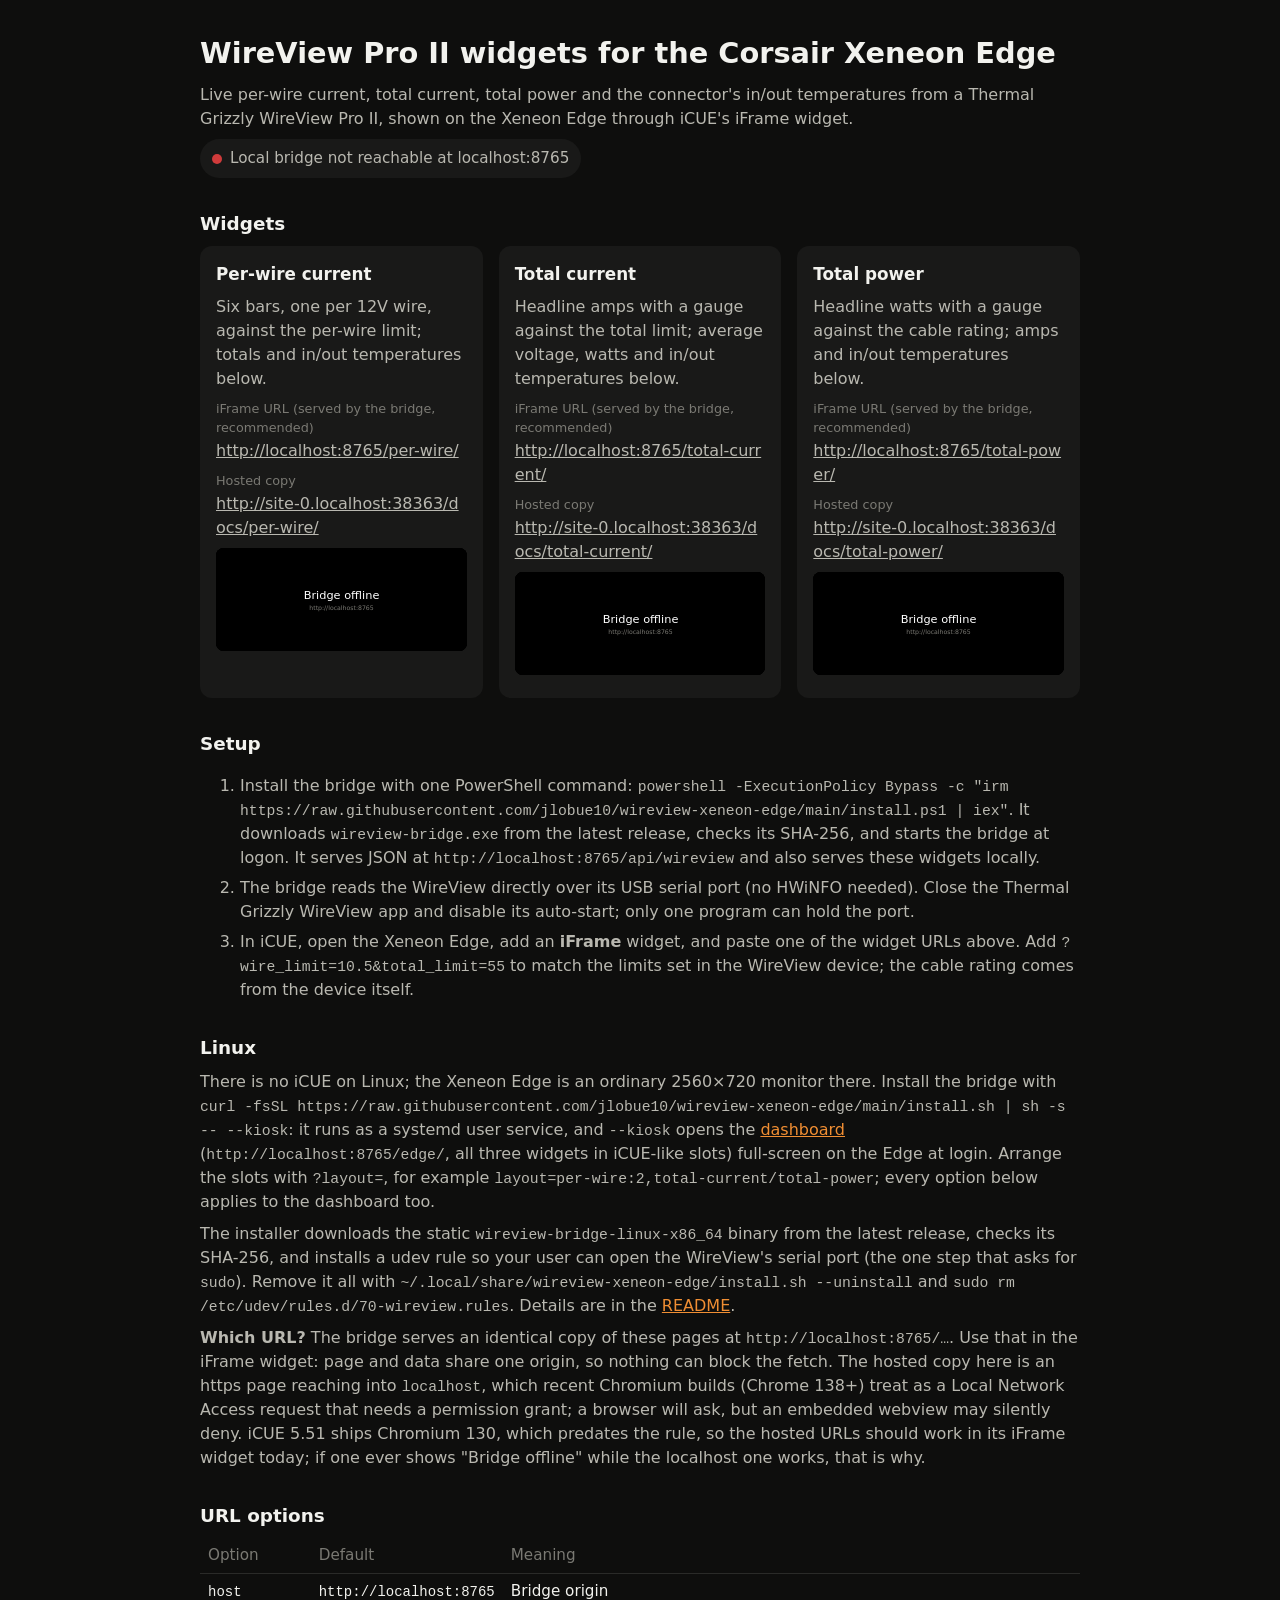
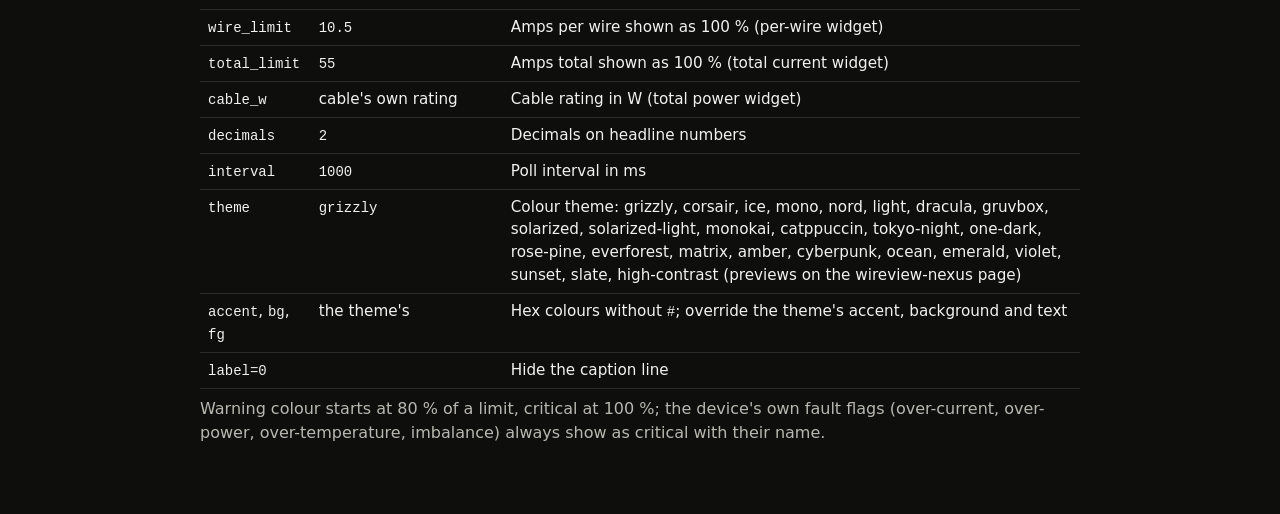
<file: docs/index.html>
<!DOCTYPE html>
<html lang="en">
<head>
<meta charset="UTF-8">
<meta name="viewport" content="width=device-width, initial-scale=1.0">
<title>WireView Xeneon Edge Widgets</title>
<style>
  :root { color-scheme: dark; --bg: #0e0e0d; --ink: #f2f2ee; --ink-2: #b9b8b0; --ink-3: #7a7973; --accent: #f08e33; --card: #191918; --good: #0ca30c; --crit: #d03b3b; }
  * { box-sizing: border-box; }
  body { margin: 0; background: var(--bg); color: var(--ink); font-family: "Segoe UI", system-ui, sans-serif; line-height: 1.5; padding: 32px 16px 64px; }
  main { max-width: 880px; margin: 0 auto; }
  h1 { font-size: 1.8rem; margin: 0 0 4px; }
  h2 { font-size: 1.15rem; margin: 32px 0 8px; }
  p { margin: 8px 0; color: var(--ink-2); }
  a { color: var(--accent); }
  code, pre { font-family: Consolas, "Cascadia Mono", monospace; font-size: 0.92em; }
  pre { background: var(--card); padding: 12px; border-radius: 8px; overflow-x: auto; }
  .status { display: inline-flex; align-items: center; gap: 8px; background: var(--card); padding: 8px 12px; border-radius: 999px; font-size: 0.95rem; }
  .status .dot { width: 10px; height: 10px; border-radius: 50%; background: var(--ink-3); }
  .status.ok .dot { background: var(--good); } .status.bad .dot { background: var(--crit); }
  .grid { display: grid; grid-template-columns: repeat(auto-fit, minmax(240px, 1fr)); gap: 16px; }
  .card { background: var(--card); border-radius: 12px; padding: 16px; }
  .card h3 { margin: 0 0 6px; font-size: 1.05rem; }
  .card .url { display: block; word-break: break-all; color: var(--ink-2); margin: 2px 0 8px; }
  .card .lbl { display: block; font-size: 0.8rem; color: var(--ink-3); margin-top: 6px; }
  .card iframe { width: 100%; aspect-ratio: 840 / 344; border: 0; border-radius: 8px; background: #000; }
  ol li { margin: 6px 0; color: var(--ink-2); }
  table { border-collapse: collapse; width: 100%; font-size: 0.95rem; }
  td, th { text-align: left; padding: 6px 8px; border-bottom: 1px solid #2a2a28; vertical-align: top; }
  th { color: var(--ink-3); font-weight: 500; }
</style>
</head>
<body>
<main>
  <h1>WireView Pro II widgets for the Corsair Xeneon Edge</h1>
  <p>Live per-wire current, total current, total power and the connector's in/out temperatures from a Thermal Grizzly WireView Pro II, shown on the Xeneon Edge through iCUE's iFrame widget.</p>
  <p><span class="status" id="bridge"><span class="dot"></span><span id="bridge-text">Checking local bridge…</span></span></p>

  <h2>Widgets</h2>
  <div class="grid" id="cards"></div>

  <h2>Setup</h2>
  <ol>
    <li>Install the bridge with one PowerShell command: <code>powershell -ExecutionPolicy Bypass -c "irm https://raw.githubusercontent.com/jlobue10/wireview-xeneon-edge/main/install.ps1 | iex"</code>. It downloads <code>wireview-bridge.exe</code> from the latest release, checks its SHA-256, and starts the bridge at logon. It serves JSON at <code>http://localhost:8765/api/wireview</code> and also serves these widgets locally.</li>
    <li>The bridge reads the WireView directly over its USB serial port (no HWiNFO needed). Close the Thermal Grizzly WireView app and disable its auto-start; only one program can hold the port.</li>
    <li>In iCUE, open the Xeneon Edge, add an <b>iFrame</b> widget, and paste one of the widget URLs above. Add <code>?wire_limit=10.5&amp;total_limit=55</code> to match the limits set in the WireView device; the cable rating comes from the device itself.</li>
  </ol>
  <h2>Linux</h2>
  <p>There is no iCUE on Linux; the Xeneon Edge is an ordinary 2560×720 monitor there. Install the bridge with <code>curl -fsSL https://raw.githubusercontent.com/jlobue10/wireview-xeneon-edge/main/install.sh | sh -s -- --kiosk</code>: it runs as a systemd user service, and <code>--kiosk</code> opens the <a href="edge/">dashboard</a> (<code>http://localhost:8765/edge/</code>, all three widgets in iCUE-like slots) full-screen on the Edge at login. Arrange the slots with <code>?layout=</code>, for example <code>layout=per-wire:2,total-current/total-power</code>; every option below applies to the dashboard too.</p>
  <p>The installer downloads the static <code>wireview-bridge-linux-x86_64</code> binary from the latest release, checks its SHA-256, and installs a udev rule so your user can open the WireView's serial port (the one step that asks for <code>sudo</code>). Remove it all with <code>~/.local/share/wireview-xeneon-edge/install.sh --uninstall</code> and <code>sudo rm /etc/udev/rules.d/70-wireview.rules</code>. Details are in the <a href="https://github.com/jlobue10/wireview-xeneon-edge#linux">README</a>.</p>

  <p><b>Which URL?</b> The bridge serves an identical copy of these pages at <code>http://localhost:8765/…</code>. Use that in the iFrame widget: page and data share one origin, so nothing can block the fetch. The hosted copy here is an https page reaching into <code>localhost</code>, which recent Chromium builds (Chrome 138+) treat as a Local Network Access request that needs a permission grant; a browser will ask, but an embedded webview may silently deny. iCUE 5.51 ships Chromium 130, which predates the rule, so the hosted URLs should work in its iFrame widget today; if one ever shows "Bridge offline" while the localhost one works, that is why.</p>

  <h2>URL options</h2>
  <table>
    <tr><th>Option</th><th>Default</th><th>Meaning</th></tr>
    <tr><td><code>host</code></td><td><code>http://localhost:8765</code></td><td>Bridge origin</td></tr>
    <tr><td><code>wire_limit</code></td><td><code>10.5</code></td><td>Amps per wire shown as 100 % (per-wire widget)</td></tr>
    <tr><td><code>total_limit</code></td><td><code>55</code></td><td>Amps total shown as 100 % (total current widget)</td></tr>
    <tr><td><code>cable_w</code></td><td>cable's own rating</td><td>Cable rating in W (total power widget)</td></tr>
    <tr><td><code>decimals</code></td><td><code>2</code></td><td>Decimals on headline numbers</td></tr>
    <tr><td><code>interval</code></td><td><code>1000</code></td><td>Poll interval in ms</td></tr>
    <tr><td><code>theme</code></td><td><code>grizzly</code></td><td>Colour theme: grizzly, corsair, ice, mono, nord, light, dracula, gruvbox, solarized, solarized-light, monokai, catppuccin, tokyo-night, one-dark, rose-pine, everforest, matrix, amber, cyberpunk, ocean, emerald, violet, sunset, slate, high-contrast (previews on the wireview-nexus page)</td></tr>
    <tr><td><code>accent</code>, <code>bg</code>, <code>fg</code></td><td>the theme's</td><td>Hex colours without <code>#</code>; override the theme's accent, background and text</td></tr>
    <tr><td><code>label=0</code></td><td></td><td>Hide the caption line</td></tr>
  </table>
  <p>Warning colour starts at 80 % of a limit, critical at 100 %; the device's own fault flags (over-current, over-power, over-temperature, imbalance) always show as critical with their name.</p>
</main>
<script>
(function () {
  const base = location.href.replace(/[^/]*$/, '');
  const widgets = [
    ['per-wire', 'Per-wire current', 'Six bars, one per 12V wire, against the per-wire limit; totals and in/out temperatures below.'],
    ['total-current', 'Total current', 'Headline amps with a gauge against the total limit; average voltage, watts and in/out temperatures below.'],
    ['total-power', 'Total power', 'Headline watts with a gauge against the cable rating; amps and in/out temperatures below.'],
  ];
  const cards = document.getElementById('cards');
  const local = 'http://localhost:8765/';
  widgets.forEach(([slug, title, desc]) => {
    const url = base + slug + '/';
    const card = document.createElement('div');
    card.className = 'card';
    card.innerHTML = '<h3>' + title + '</h3><p>' + desc + '</p>' +
      '<span class="lbl">iFrame URL (served by the bridge, recommended)</span><a class="url" href="' + local + slug + '/">' + local + slug + '/</a>' +
      '<span class="lbl">Hosted copy</span><a class="url" href="' + url + '">' + url + '</a>' +
      '<iframe src="' + slug + '/" title="' + title + ' preview" loading="lazy"></iframe>';
    cards.appendChild(card);
  });
  const st = document.getElementById('bridge'), txt = document.getElementById('bridge-text');
  fetch('http://localhost:8765/api/wireview', { cache: 'no-store' }).then(r => r.json()).then(d => {
    if (d.ok) { st.className = 'status ok'; txt.textContent = 'Bridge online · ' + d.total_current.toFixed(2) + ' A · ' + d.total_power.toFixed(0) + ' W'; }
    else { st.className = 'status bad'; txt.textContent = 'Bridge online but no data: ' + (d.error || 'unknown'); }
  }).catch(() => { st.className = 'status bad'; txt.textContent = 'Local bridge not reachable at localhost:8765'; });
})();
</script>
</body>
</html>
</file>
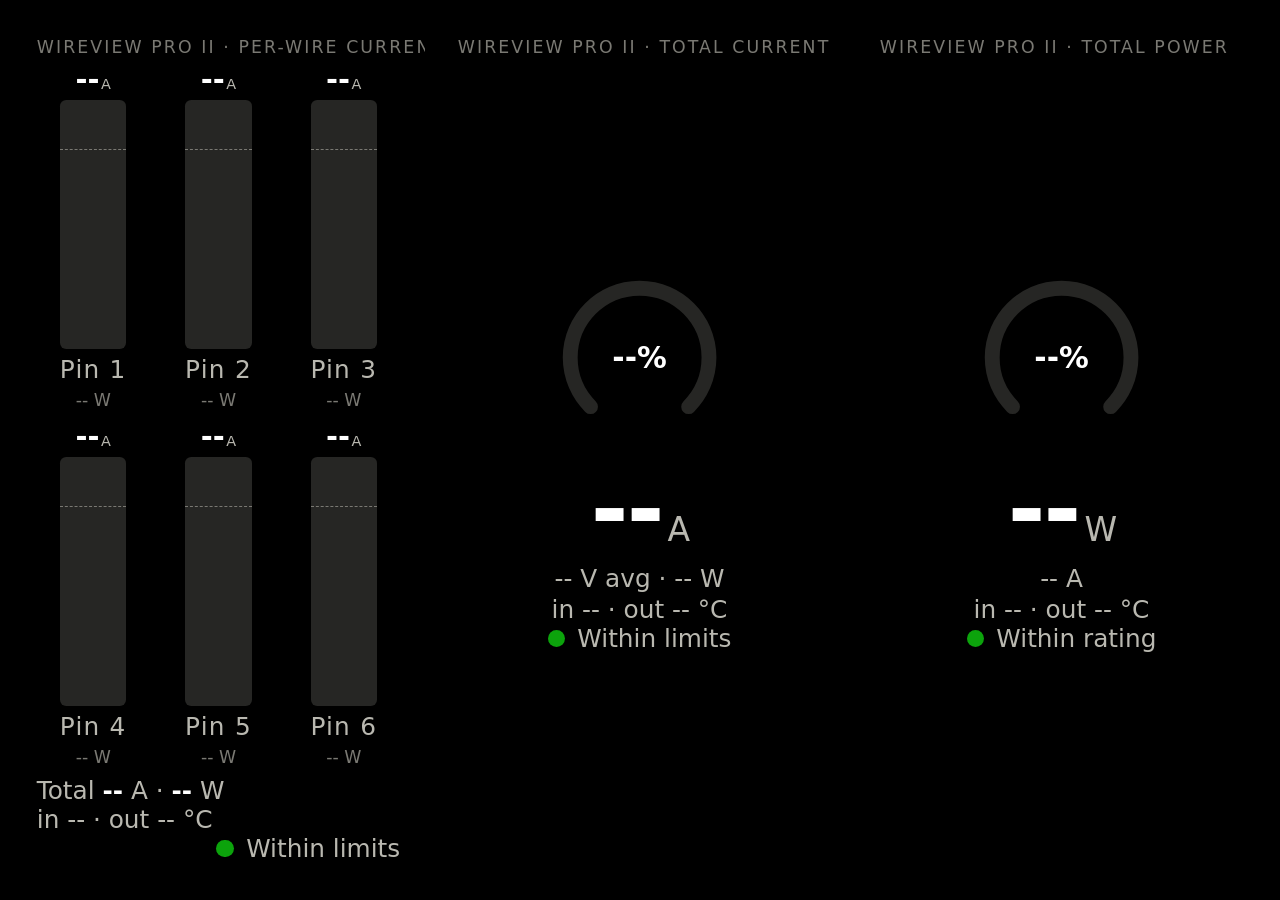
<file: docs/edge/index.html>
<!DOCTYPE html>
<html lang="en">
<head>
<meta charset="UTF-8">
<meta name="viewport" content="width=device-width, initial-scale=1.0">
<title>WireView Xeneon Edge</title>
<style>
  /* The whole Xeneon Edge (2560x720, or 720x2560 turned upright) without iCUE:
     the widgets in iCUE-like slots. Open full-screen on the Edge, e.g.
     chromium --app=http://localhost:8765/edge/ --start-fullscreen */
  html, body { margin: 0; height: 100%; background: #000; overflow: hidden; }
  body { box-sizing: border-box; padding: 12px; display: flex; gap: 8px; }
  .col { flex: 1 1 0; min-width: 0; min-height: 0; display: flex; flex-direction: column; gap: 8px; }
  iframe { flex: 1 1 0; min-height: 0; width: 100%; border: 0; border-radius: 12px; background: #000; }
  @media (max-aspect-ratio: 1 / 1) { body { flex-direction: column; } }
  .cursor-off, .cursor-off iframe { cursor: none; }
</style>
</head>
<body>
<script>
/* ?layout=per-wire,total-current,total-power   slots left to right (the default)
 *   a/b      stacks two widgets in one slot:  layout=per-wire,total-current/total-power
 *   name:2   makes a slot twice as wide:      layout=per-wire:2,total-power
 * Every other option (theme, wire_limit, total_limit, ...) is passed on to the widgets. */
(function () {
  const WIDGETS = ['per-wire', 'total-current', 'total-power'];
  const TITLES = { 'per-wire': 'Per-wire current', 'total-current': 'Total current', 'total-power': 'Total power' };
  const q = new URLSearchParams(location.search);
  const layout = q.get('layout') || WIDGETS.join(',');
  q.delete('layout');
  const bg = q.get('bg');
  if (bg && /^[0-9a-fA-F]{3,8}$/.test(bg)) document.documentElement.style.background = document.body.style.background = '#' + bg;
  const pass = q.toString() ? '?' + q.toString() : '';

  let slots = 0;
  layout.split(',').slice(0, 12).forEach(function (spec) {
    const m = /^([a-z\/-]+?)(?::([1-9]))?$/.exec(spec.trim().toLowerCase());
    if (!m) return;
    const names = m[1].split('/').filter(function (n) { return WIDGETS.includes(n); }).slice(0, 4);
    if (!names.length) return;
    const col = document.createElement('div');
    col.className = 'col';
    col.style.flexGrow = m[2] || '1';
    names.forEach(function (n) {
      const f = document.createElement('iframe');
      f.src = '../' + n + '/' + pass;
      f.title = TITLES[n];
      col.appendChild(f);
    });
    document.body.appendChild(col);
    slots++;
  });
  if (!slots) {
    document.body.style.cssText = 'color:#b9b8b0;font:16px system-ui,sans-serif;align-items:center;justify-content:center';
    document.body.textContent = 'No widget in ?layout= (use ' + WIDGETS.join(', ') + ')';
  }

  // A kiosk needs no pointer: hide it after a few idle seconds.
  let idle = null;
  function wake() {
    document.body.classList.remove('cursor-off');
    clearTimeout(idle);
    idle = setTimeout(function () { document.body.classList.add('cursor-off'); }, 3000);
  }
  document.addEventListener('mousemove', wake);
  wake();
})();
</script>
</body>
</html>
</file>
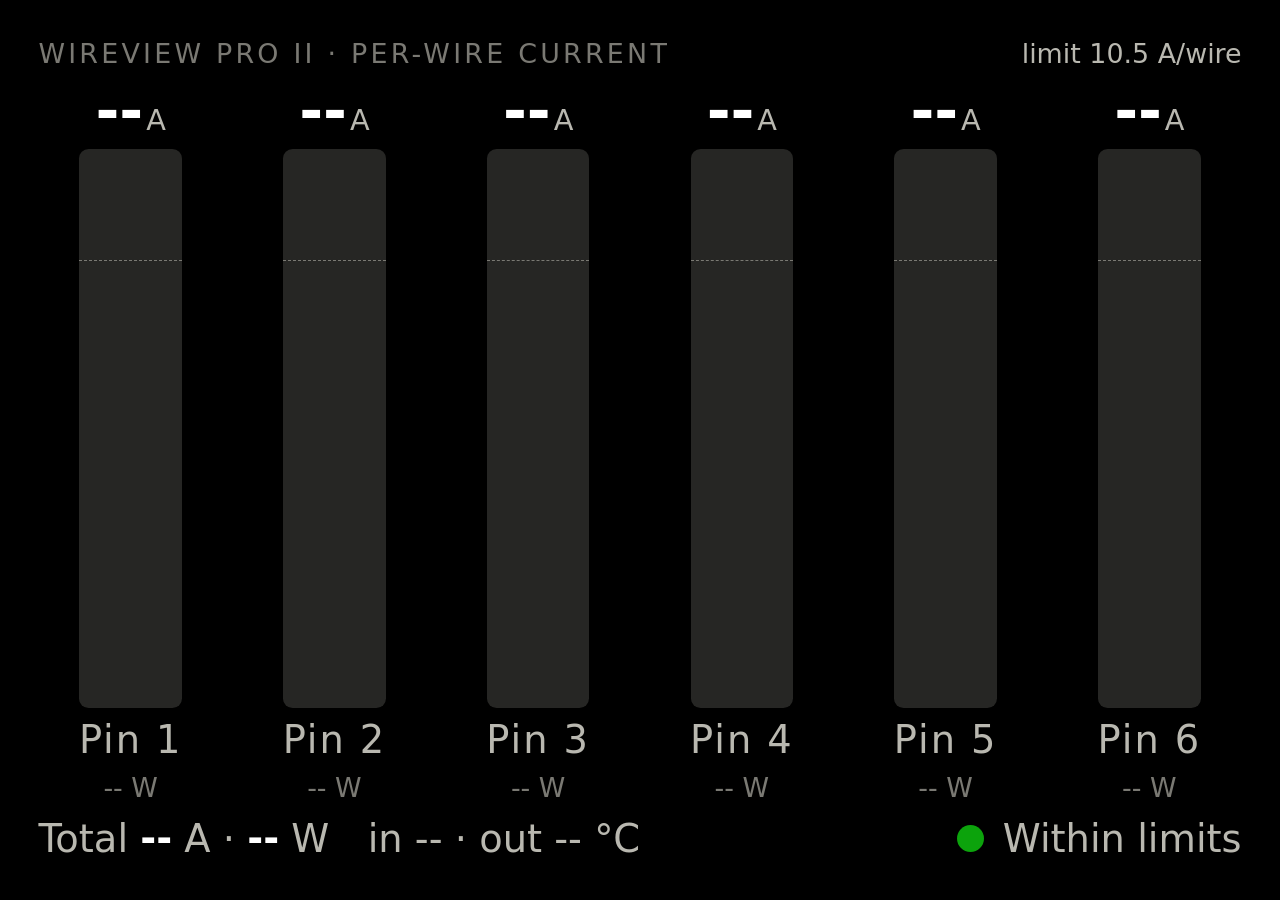
<file: docs/per-wire/index.html>
<!DOCTYPE html>
<html lang="en">
<head>
<meta charset="UTF-8">
<meta name="viewport" content="width=device-width, initial-scale=1.0">
<title>WireView Per-Wire Current</title>
<link rel="stylesheet" href="../common/style.css">
<style>
  .wires { flex: 1; display: grid; grid-template-columns: repeat(6, 1fr); gap: calc(var(--u) * 3); min-height: 0; }
  .wire { display: flex; flex-direction: column; align-items: center; min-height: 0; gap: calc(var(--u) * 1.5); }
  .wire .amps { font-size: calc(var(--u) * 9); font-weight: 600; line-height: 1; white-space: nowrap; }
  .wire .amps .unit { font-size: 0.5em; font-weight: 400; color: var(--ink-2); margin-left: 0.1em; }
  .wire .bar { flex: 1; width: 100%; max-width: calc(var(--u) * 16); min-height: calc(var(--u) * 10);
    background: var(--track); border-radius: var(--radius); position: relative; overflow: hidden; }
  .wire .bar .fill { position: absolute; left: 0; right: 0; bottom: 0; height: 0%; background: var(--accent);
    border-radius: var(--radius) var(--radius) 0 0; transition: height 0.4s ease; }
  .wire.warn .bar .fill { background: var(--warn); }
  .wire.crit .bar .fill { background: var(--crit); }
  .wire .bar .limit { position: absolute; left: 0; right: 0; bottom: 80%; border-top: 1px dashed var(--ink-3); }
  .wire .pin { font-size: var(--fs-sub); color: var(--ink-2); letter-spacing: 0.05em; }
  .wire .watts { font-size: var(--fs-cap); color: var(--ink-3); }
  .foot { display: flex; flex-wrap: wrap; justify-content: space-between; align-items: baseline; gap: 0 1em; font-size: var(--fs-sub); color: var(--ink-2); white-space: nowrap; }
  .foot b { color: var(--ink); font-weight: 600; }
  .foot .status { margin-left: auto; }
  .wires { grid-template-columns: repeat(6, minmax(0, 1fr)); }
  /* Six readings side by side need about 200 units of width (840x696 slot). */
  @media (min-aspect-ratio: 1.2 / 1) { :root { --u: min(1vmin, 0.5vw); } }
  /* Vertical slots: two rows of three */
  @media (max-aspect-ratio: 1.2 / 1) {
    .wires { grid-template-columns: repeat(3, 1fr); grid-template-rows: 1fr 1fr; }
    .wire .amps { font-size: calc(var(--u) * 7); }
  }
</style>
</head>
<body>
  <div class="caption"><span>WireView Pro II · per-wire current</span><span class="right" id="cap-right"></span></div>
  <div class="wires" id="wires"></div>
  <div class="foot"><span>Total <b id="tot-a">--</b> A · <b id="tot-w">--</b> W</span><span id="temps">in -- · out -- °C</span><span class="status" id="status"><span class="dot"></span><span id="status-text">Within limits</span></span></div>
  <div class="problem"><div class="title" id="p-title"></div><div class="hint" id="p-hint"></div></div>
<script src="../common/wireview.js"></script>
<script>
(function () {
  const WV = window.WireView, cfg = WV.cfg;
  const wires = document.getElementById('wires');
  const cells = [];
  for (let n = 1; n <= 6; n++) {
    const el = document.createElement('div');
    el.className = 'wire';
    el.innerHTML = '<div class="amps"><span class="v">--</span><span class="unit">A</span></div>' +
      '<div class="bar"><div class="limit"></div><div class="fill"></div></div>' +
      '<div class="pin">Pin ' + n + '</div><div class="watts">-- W</div>';
    wires.appendChild(el);
    cells.push({ el, v: el.querySelector('.v'), fill: el.querySelector('.fill'), w: el.querySelector('.watts') });
  }
  document.getElementById('cap-right').textContent = 'limit ' + cfg.wireLimit + ' A/wire';
  const status = document.getElementById('status'), statusText = document.getElementById('status-text');
  const body = document.body;

  WV.start(function (d, err) {
    const p = WV.problemText(d, err);
    if (p) {
      document.getElementById('p-title').textContent = p.title;
      document.getElementById('p-hint').textContent = p.hint;
      body.classList.add('problem-on');
      return;
    }
    body.classList.remove('problem-on');
    let worst = 'ok';
    d.pins.forEach(function (pin, i) {
      const c = cells[i];
      if (!c || !pin) return;
      const I = pin.current;
      c.v.textContent = WV.fmt(I);
      c.w.textContent = WV.fmt(pin.power, 0) + ' W';
      const lv = WV.level(I, cfg.wireLimit);
      c.el.classList.toggle('warn', lv === 'warn');
      c.el.classList.toggle('crit', lv === 'crit');
      const pct = I == null ? 0 : Math.max(0, Math.min(100, (I / cfg.wireLimit) * 80));
      c.fill.style.height = pct + '%';
      if (lv === 'crit' || (lv === 'warn' && worst === 'ok')) worst = lv;
    });
    document.getElementById('tot-a').textContent = WV.fmt(d.total_current);
    document.getElementById('tot-w').textContent = WV.fmt(d.total_power, 0);
    document.getElementById('temps').textContent = WV.temps(d);
    const faults = WV.activeFaults(d);
    if (faults.length) { worst = 'crit'; statusText.textContent = faults.join(', '); }
    else if (worst === 'crit') statusText.textContent = 'Wire over limit';
    else if (worst === 'warn') statusText.textContent = 'Wire near limit';
    else statusText.textContent = 'Within limits';
    status.className = 'status ' + (worst === 'ok' ? '' : worst);
  });
})();
</script>
</body>
</html>
</file>
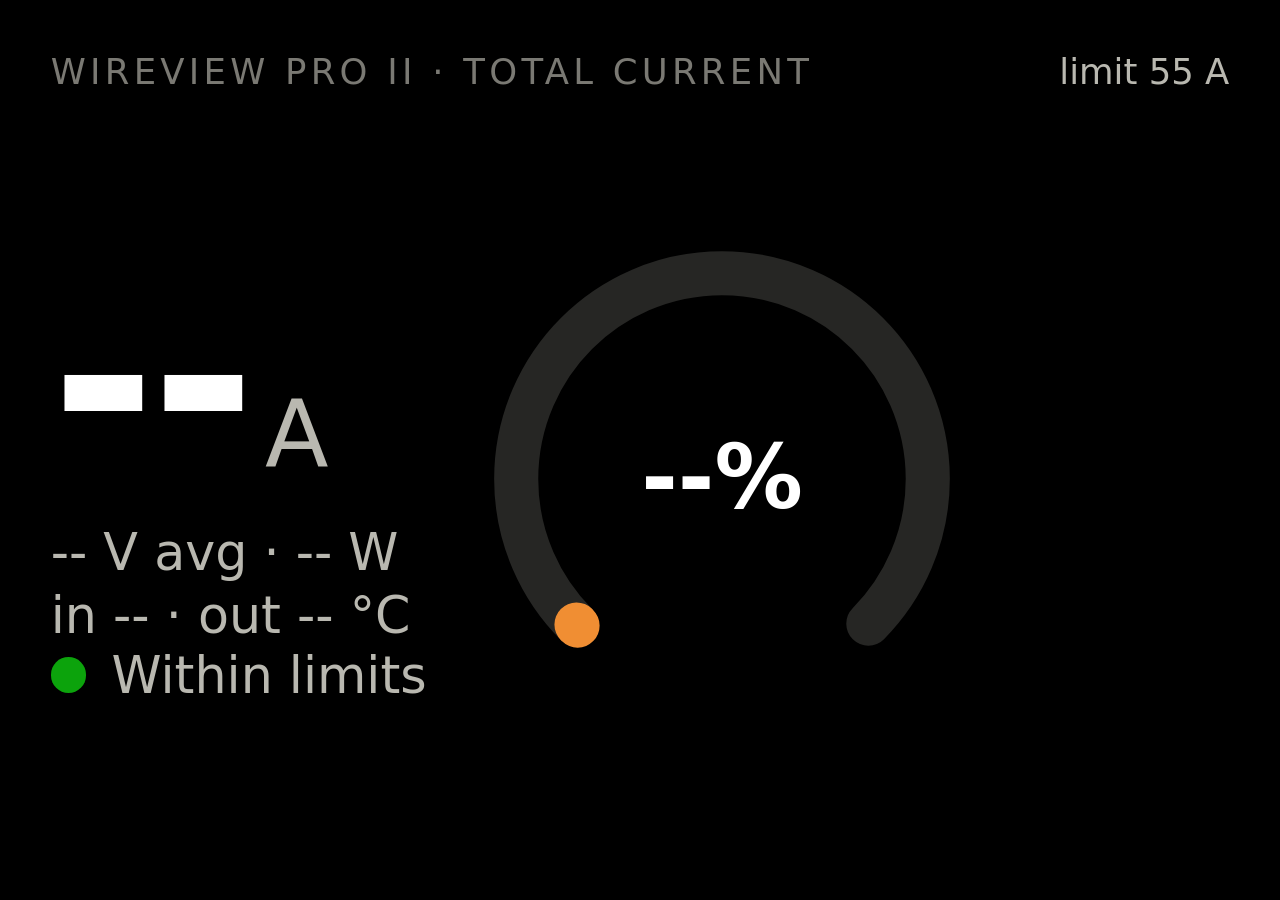
<file: docs/total-current/index.html>
<!DOCTYPE html>
<html lang="en">
<head>
<meta charset="UTF-8">
<meta name="viewport" content="width=device-width, initial-scale=1.0">
<title>WireView Total Current</title>
<link rel="stylesheet" href="../common/style.css">
</head>
<body>
  <div class="caption"><span>WireView Pro II · total current</span><span class="right" id="cap-right"></span></div>
  <div class="hero-wrap">
    <div class="hero">
      <div class="value"><span id="val">--</span><span class="unit">A</span></div>
      <div class="sub" id="sub">-- V avg · -- W</div>
      <div class="sub" id="temps">in -- · out -- °C</div>
      <div class="status" id="status"><span class="dot"></span><span id="status-text">Within limits</span></div>
    </div>
    <div class="gauge" id="gauge">
      <svg viewBox="0 0 100 100" aria-hidden="true">
        <circle class="track" cx="50" cy="50" r="42" fill="none" stroke-width="9" stroke-linecap="round" pathLength="100" stroke-dasharray="75 100" transform="rotate(135 50 50)"/>
        <circle class="fill" id="arc" cx="50" cy="50" r="42" fill="none" stroke-width="9" stroke-linecap="round" pathLength="100" stroke-dasharray="75 100" stroke-dashoffset="75" transform="rotate(135 50 50)"/>
        <text id="pct" x="50" y="56" text-anchor="middle" font-size="18" font-weight="600" fill="currentColor">--%</text>
      </svg>
    </div>
  </div>
  <div class="problem"><div class="title" id="p-title"></div><div class="hint" id="p-hint"></div></div>
<script src="../common/wireview.js"></script>
<script>
(function () {
  const WV = window.WireView, cfg = WV.cfg, body = document.body;
  document.getElementById('cap-right').textContent = 'limit ' + cfg.totalLimit + ' A';
  const val = document.getElementById('val'), sub = document.getElementById('sub'), temps = document.getElementById('temps');
  const status = document.getElementById('status'), statusText = document.getElementById('status-text');
  const gauge = document.getElementById('gauge'), arc = document.getElementById('arc'), pctEl = document.getElementById('pct');
  WV.start(function (d, err) {
    const p = WV.problemText(d, err);
    if (p) {
      document.getElementById('p-title').textContent = p.title;
      document.getElementById('p-hint').textContent = p.hint;
      body.classList.add('problem-on');
      return;
    }
    body.classList.remove('problem-on');
    const I = d.total_current;
    val.textContent = WV.fmt(I);
    sub.textContent = WV.fmt(d.avg_voltage, 2) + ' V avg · ' + WV.fmt(d.total_power, 0) + ' W';
    temps.textContent = WV.temps(d);
    const ratio = I == null ? 0 : Math.max(0, Math.min(1, I / cfg.totalLimit));
    arc.setAttribute('stroke-dashoffset', String(75 - 75 * ratio));
    pctEl.textContent = Math.round(ratio * 100) + '%';
    let lv = WV.level(I, cfg.totalLimit);
    const faults = WV.activeFaults(d);
    if (faults.length) { lv = 'crit'; statusText.textContent = faults.join(', '); }
    else statusText.textContent = lv === 'crit' ? 'Over limit' : lv === 'warn' ? 'Near limit' : 'Within limits';
    status.className = 'status ' + (lv === 'ok' ? '' : lv);
    gauge.className = 'gauge ' + (lv === 'ok' ? '' : lv);
  });
})();
</script>
</body>
</html>
</file>
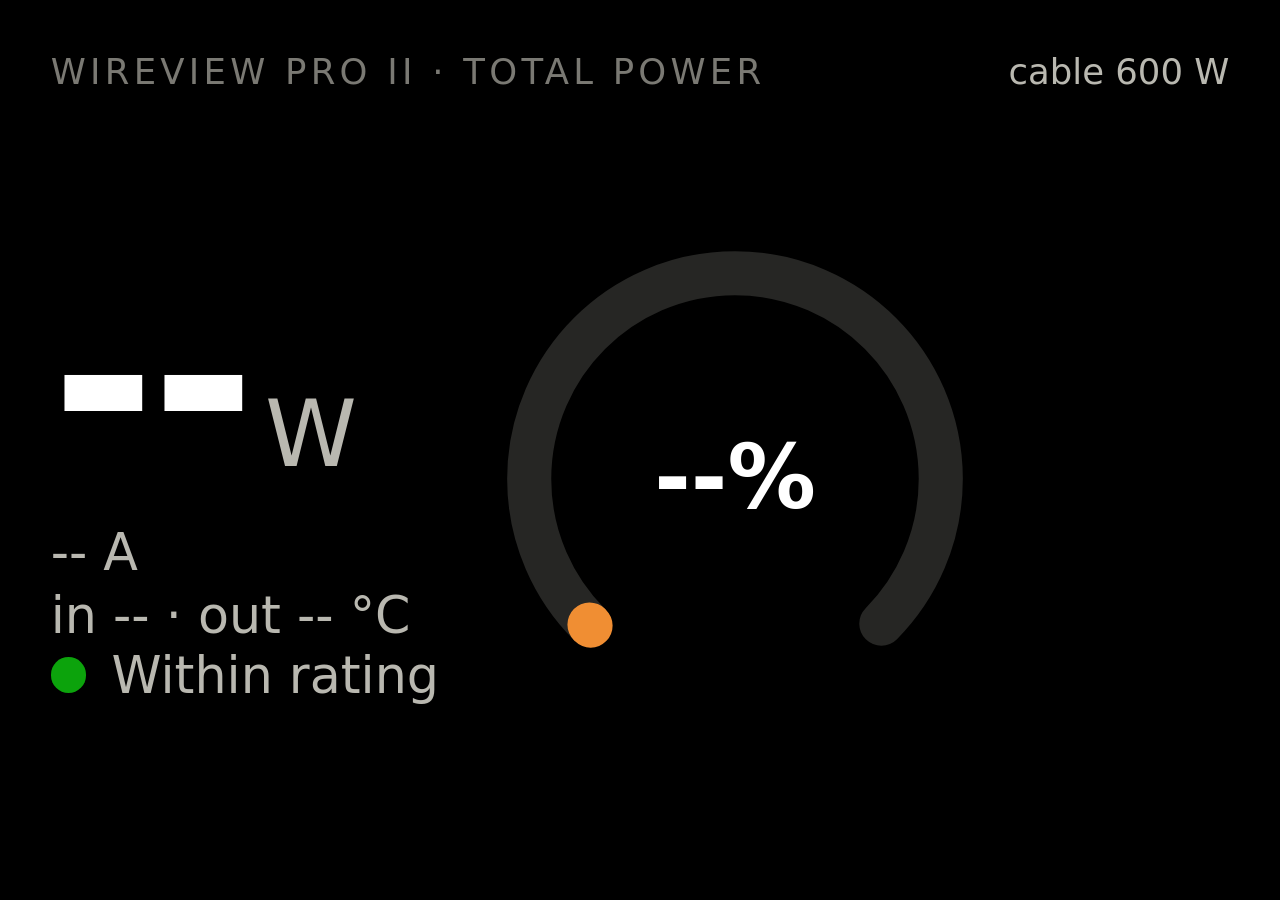
<file: docs/total-power/index.html>
<!DOCTYPE html>
<html lang="en">
<head>
<meta charset="UTF-8">
<meta name="viewport" content="width=device-width, initial-scale=1.0">
<title>WireView Total Power</title>
<link rel="stylesheet" href="../common/style.css">
</head>
<body>
  <div class="caption"><span>WireView Pro II · total power</span><span class="right" id="cap-right"></span></div>
  <div class="hero-wrap">
    <div class="hero">
      <div class="value"><span id="val">--</span><span class="unit">W</span></div>
      <div class="sub" id="sub">-- A</div>
      <div class="sub" id="temps">in -- · out -- °C</div>
      <div class="status" id="status"><span class="dot"></span><span id="status-text">Within rating</span></div>
    </div>
    <div class="gauge" id="gauge">
      <svg viewBox="0 0 100 100" aria-hidden="true">
        <circle class="track" cx="50" cy="50" r="42" fill="none" stroke-width="9" stroke-linecap="round" pathLength="100" stroke-dasharray="75 100" transform="rotate(135 50 50)"/>
        <circle class="fill" id="arc" cx="50" cy="50" r="42" fill="none" stroke-width="9" stroke-linecap="round" pathLength="100" stroke-dasharray="75 100" stroke-dashoffset="75" transform="rotate(135 50 50)"/>
        <text id="pct" x="50" y="56" text-anchor="middle" font-size="18" font-weight="600" fill="currentColor">--%</text>
      </svg>
    </div>
  </div>
  <div class="problem"><div class="title" id="p-title"></div><div class="hint" id="p-hint"></div></div>
<script src="../common/wireview.js"></script>
<script>
(function () {
  const WV = window.WireView, cfg = WV.cfg, body = document.body;
  document.getElementById('cap-right').textContent = 'cable ' + cfg.cableW + ' W';
  const val = document.getElementById('val'), sub = document.getElementById('sub'), temps = document.getElementById('temps');
  const status = document.getElementById('status'), statusText = document.getElementById('status-text');
  const gauge = document.getElementById('gauge'), arc = document.getElementById('arc'), pctEl = document.getElementById('pct');
  WV.start(function (d, err) {
    const p = WV.problemText(d, err);
    if (p) {
      document.getElementById('p-title').textContent = p.title;
      document.getElementById('p-hint').textContent = p.hint;
      body.classList.add('problem-on');
      return;
    }
    body.classList.remove('problem-on');
    // Without ?cable_w=, follow the rating the cable itself reports (600/450/300/150 W).
    if (!cfg.cableWSet && d.cable_w && d.cable_w !== cfg.cableW) {
      cfg.cableW = d.cable_w;
      document.getElementById('cap-right').textContent = 'cable ' + cfg.cableW + ' W';
    }
    const P = d.total_power;
    val.textContent = WV.fmt(P, Math.min(cfg.decimals, 1));
    sub.textContent = WV.fmt(d.total_current, 2) + ' A';
    temps.textContent = WV.temps(d);
    const ratio = P == null ? 0 : Math.max(0, Math.min(1, P / cfg.cableW));
    arc.setAttribute('stroke-dashoffset', String(75 - 75 * ratio));
    pctEl.textContent = Math.round(ratio * 100) + '%';
    let lv = WV.level(P, cfg.cableW);
    const faults = WV.activeFaults(d);
    if (faults.length) { lv = 'crit'; statusText.textContent = faults.join(', '); }
    else statusText.textContent = lv === 'crit' ? 'Over rating' : lv === 'warn' ? 'Near rating' : 'Within rating';
    status.className = 'status ' + (lv === 'ok' ? '' : lv);
    gauge.className = 'gauge ' + (lv === 'ok' ? '' : lv);
  });
})();
</script>
</body>
</html>
</file>
<file: docs/common/style.css>
/* Shared look for the WireView Pro II Xeneon Edge widgets.
 * Sized with vmin tokens so the same page fits every Edge slot
 * (840x344 up to 2536x696, and the vertical 696x416 .. 696x2536). */
:root {
  color-scheme: dark;
  --surface: #000000;
  --ink: #ffffff;
  --ink-2: #b9b8b0;
  --ink-3: #7a7973;
  --accent: #f08e33;      /* Thermal Grizzly orange */
  --track: #262624;
  --good: #0ca30c;
  --warn: #fab219;
  --crit: #d03b3b;
  --u: 1vmin;
  --fs-hero: calc(var(--u) * 30);
  --fs-unit: calc(var(--u) * 11);
  --fs-sub: calc(var(--u) * 6);
  --fs-cap: calc(var(--u) * 4.2);
  --pad: calc(var(--u) * 6);
  --radius: calc(var(--u) * 1.5);
  font-family: "Segoe UI", "Open Sans", system-ui, -apple-system, sans-serif;
}

/* Optional themes, chosen with ?theme=<name> (wireview.js sets data-theme).
 * Only the colour tokens change; every theme keeps its status colours apart
 * from the accent, and the text always says what a colour means.
 * The same palettes exist in wireview-nexus (--theme). */
:root[data-theme="corsair"] { --accent: #f2c400; --warn: #f08e33; }
:root[data-theme="ice"] { --accent: #38bdf8; }
:root[data-theme="mono"] { --accent: #e6e6e6; --track: #2a2a2a; }
:root[data-theme="nord"] {
  --surface: #2e3440; --ink: #eceff4; --ink-2: #d8dee9; --ink-3: #8f97a6;
  --track: #3b4252; --accent: #88c0d0; --warn: #ebcb8b; --crit: #bf616a; --good: #a3be8c;
}
:root[data-theme="light"] {
  color-scheme: light;
  --surface: #f4f4f2; --ink: #111111; --ink-2: #4a4a46; --ink-3: #7a7973;
  --track: #d9d8d3; --accent: #d9741a; --warn: #b8860b; --crit: #c62828; --good: #2e7d32;
}
:root[data-theme="dracula"] {
  --surface: #282a36; --ink: #f8f8f2; --ink-2: #c9c9d0; --ink-3: #6272a4;
  --track: #44475a; --accent: #bd93f9; --warn: #ffb86c; --crit: #ff5555; --good: #50fa7b;
}
:root[data-theme="gruvbox"] {
  --surface: #282828; --ink: #ebdbb2; --ink-2: #bdae93; --ink-3: #928374;
  --track: #3c3836; --accent: #83a598; --warn: #fabd2f; --crit: #fb4934; --good: #b8bb26;
}
:root[data-theme="solarized"] {
  --surface: #002b36; --ink: #eee8d5; --ink-2: #93a1a1; --ink-3: #586e75;
  --track: #073642; --accent: #268bd2; --warn: #b58900; --crit: #dc322f; --good: #859900;
}
:root[data-theme="solarized-light"] { color-scheme: light;
  --surface: #fdf6e3; --ink: #073642; --ink-2: #586e75; --ink-3: #93a1a1;
  --track: #eee8d5; --accent: #268bd2; --warn: #b58900; --crit: #dc322f; --good: #859900;
}
:root[data-theme="monokai"] {
  --surface: #272822; --ink: #f8f8f2; --ink-2: #cfcfc2; --ink-3: #75715e;
  --track: #3e3d32; --accent: #66d9ef; --warn: #e6db74; --crit: #f92672; --good: #a6e22e;
}
:root[data-theme="catppuccin"] {
  --surface: #1e1e2e; --ink: #cdd6f4; --ink-2: #a6adc8; --ink-3: #6c7086;
  --track: #313244; --accent: #cba6f7; --warn: #f9e2af; --crit: #f38ba8; --good: #a6e3a1;
}
:root[data-theme="tokyo-night"] {
  --surface: #1a1b26; --ink: #c0caf5; --ink-2: #a9b1d6; --ink-3: #565f89;
  --track: #292e42; --accent: #7aa2f7; --warn: #e0af68; --crit: #f7768e; --good: #9ece6a;
}
:root[data-theme="one-dark"] {
  --surface: #282c34; --ink: #abb2bf; --ink-2: #9da5b4; --ink-3: #5c6370;
  --track: #3e4451; --accent: #61afef; --warn: #e5c07b; --crit: #e06c75; --good: #98c379;
}
:root[data-theme="rose-pine"] {
  --surface: #191724; --ink: #e0def4; --ink-2: #908caa; --ink-3: #6e6a86;
  --track: #26233a; --accent: #c4a7e7; --warn: #f6c177; --crit: #eb6f92; --good: #9ccfd8;
}
:root[data-theme="everforest"] {
  --surface: #2d353b; --ink: #d3c6aa; --ink-2: #9da9a0; --ink-3: #859289;
  --track: #3d484d; --accent: #7fbbb3; --warn: #dbbc7f; --crit: #e67e80; --good: #a7c080;
}
:root[data-theme="matrix"] {
  --surface: #000000; --ink: #d0ffd0; --ink-2: #7fd87f; --ink-3: #3f8f3f;
  --track: #0f2a0f; --accent: #00ff41; --warn: #ffb000; --crit: #ff3030; --good: #00ff41;
}
:root[data-theme="amber"] {
  --surface: #000000; --ink: #ffd27f; --ink-2: #d9a84f; --ink-3: #8c6d2f;
  --track: #2a1f08; --accent: #ffb000; --warn: #ff6a00; --crit: #ff2020; --good: #ffb000;
}
:root[data-theme="cyberpunk"] {
  --surface: #0b0b1a; --ink: #f0f0ff; --ink-2: #b0b0d0; --ink-3: #6a6a8a;
  --track: #1e1e3a; --accent: #ff2bd6; --warn: #ffe600; --crit: #ff3b3b; --good: #2bff88;
}
:root[data-theme="ocean"] {
  --surface: #0a1929; --ink: #e3f2fd; --ink-2: #a8c4dc; --ink-3: #5f7f99;
  --track: #173149; --accent: #29b6f6; --warn: #ffb300; --crit: #ef5350; --good: #66bb6a;
}
:root[data-theme="emerald"] {
  --surface: #000000; --ink: #ffffff; --ink-2: #b9b8b0; --ink-3: #7a7973;
  --track: #262624; --accent: #2ecc71; --warn: #f1c40f; --crit: #e74c3c; --good: #2ecc71;
}
:root[data-theme="violet"] {
  --surface: #000000; --ink: #ffffff; --ink-2: #b9b8b0; --ink-3: #7a7973;
  --track: #262624; --accent: #a970ff; --warn: #fab219; --crit: #d03b3b; --good: #0ca30c;
}
:root[data-theme="sunset"] {
  --surface: #1a1020; --ink: #ffeef0; --ink-2: #d9b8c4; --ink-3: #8a6e7a;
  --track: #2e1a33; --accent: #ff6b9d; --warn: #ffb347; --crit: #ff3b3b; --good: #3ddc84;
}
:root[data-theme="slate"] {
  --surface: #0f172a; --ink: #f1f5f9; --ink-2: #cbd5e1; --ink-3: #64748b;
  --track: #1e293b; --accent: #94a3b8; --warn: #f59e0b; --crit: #ef4444; --good: #22c55e;
}
:root[data-theme="high-contrast"] {
  --surface: #000000; --ink: #ffffff; --ink-2: #ffffff; --ink-3: #d0d0d0;
  --track: #303030; --accent: #ffff00; --warn: #ff8c00; --crit: #ff0000; --good: #00ff00;
}
* { box-sizing: border-box; }
html, body { margin: 0; height: 100%; background: var(--surface); color: var(--ink); overflow: hidden; }
body { display: flex; flex-direction: column; padding: var(--pad); gap: calc(var(--u) * 2); font-variant-numeric: tabular-nums; }

.caption {
  font-size: var(--fs-cap); letter-spacing: 0.12em; text-transform: uppercase; color: var(--ink-3);
  display: flex; justify-content: space-between; align-items: baseline; gap: 1em; white-space: nowrap;
}
.caption .right { color: var(--ink-2); letter-spacing: 0; text-transform: none; overflow: hidden; text-overflow: ellipsis; }
.no-label .caption { display: none; }

/* Status text (faults, thresholds). Never colour alone: text always says what it is. */
.status { font-size: var(--fs-sub); color: var(--ink-2); display: flex; align-items: center; gap: 0.5em; min-height: 1.2em; }
.status .dot { width: 0.7em; height: 0.7em; border-radius: 50%; background: var(--good); flex: none; }
.status.warn .dot { background: var(--warn); }
.status.crit .dot { background: var(--crit); }
.status.warn { color: var(--warn); }
.status.crit { color: var(--crit); }

/* Problem overlay (bridge offline etc.) */
.problem { position: absolute; inset: 0; display: none; flex-direction: column; align-items: center; justify-content: center;
  background: var(--surface); color: var(--ink-2); text-align: center; padding: var(--pad); gap: calc(var(--u) * 2); }
.problem .title { font-size: var(--fs-unit); color: var(--ink); }
.problem .hint { font-size: var(--fs-sub); color: var(--ink-3); word-break: break-all; }
body.problem-on .problem { display: flex; }

/* Hero number layout (total current / total power) */
.hero-wrap { flex: 1; display: flex; align-items: center; gap: var(--pad); min-height: 0; }
.hero { display: flex; flex-direction: column; justify-content: center; min-width: 0; }
.hero .value { font-size: var(--fs-hero); font-weight: 600; line-height: 1; letter-spacing: -0.02em; white-space: nowrap; }
.hero .value .unit { font-size: var(--fs-unit); font-weight: 400; color: var(--ink-2); margin-left: 0.15em; }
.hero .sub { font-size: var(--fs-sub); color: var(--ink-2); margin-top: calc(var(--u) * 2); white-space: nowrap; }
.hero .sub + .sub { margin-top: calc(var(--u) * 0.5); }
.gauge { flex: none; height: calc(var(--u) * 58); aspect-ratio: 1 / 1; }
.gauge svg { width: 100%; height: 100%; display: block; }
.gauge .track { stroke: var(--track); }
.gauge .fill { stroke: var(--accent); transition: stroke-dashoffset 0.4s ease; }
.gauge.warn .fill { stroke: var(--warn); }
.gauge.crit .fill { stroke: var(--crit); }

/* Near-square landscape slots (840x696): the side-by-side layouts are about
 * 150 units wide, so the unit must not outgrow the width. Wide slots keep
 * 1vmin, as 0.66vw is the larger there. */
@media (min-aspect-ratio: 1.2 / 1) {
  :root { --u: min(1vmin, 0.66vw); }
}

/* Vertical slots: stack hero above gauge */
@media (max-aspect-ratio: 1.2 / 1) {
  .hero-wrap { flex-direction: column-reverse; justify-content: center; }
  .hero { align-items: center; text-align: center; }
  :root { --fs-hero: calc(var(--u) * 22); --fs-unit: calc(var(--u) * 8); }
  .gauge { height: calc(var(--u) * 40); }
}
</file>
